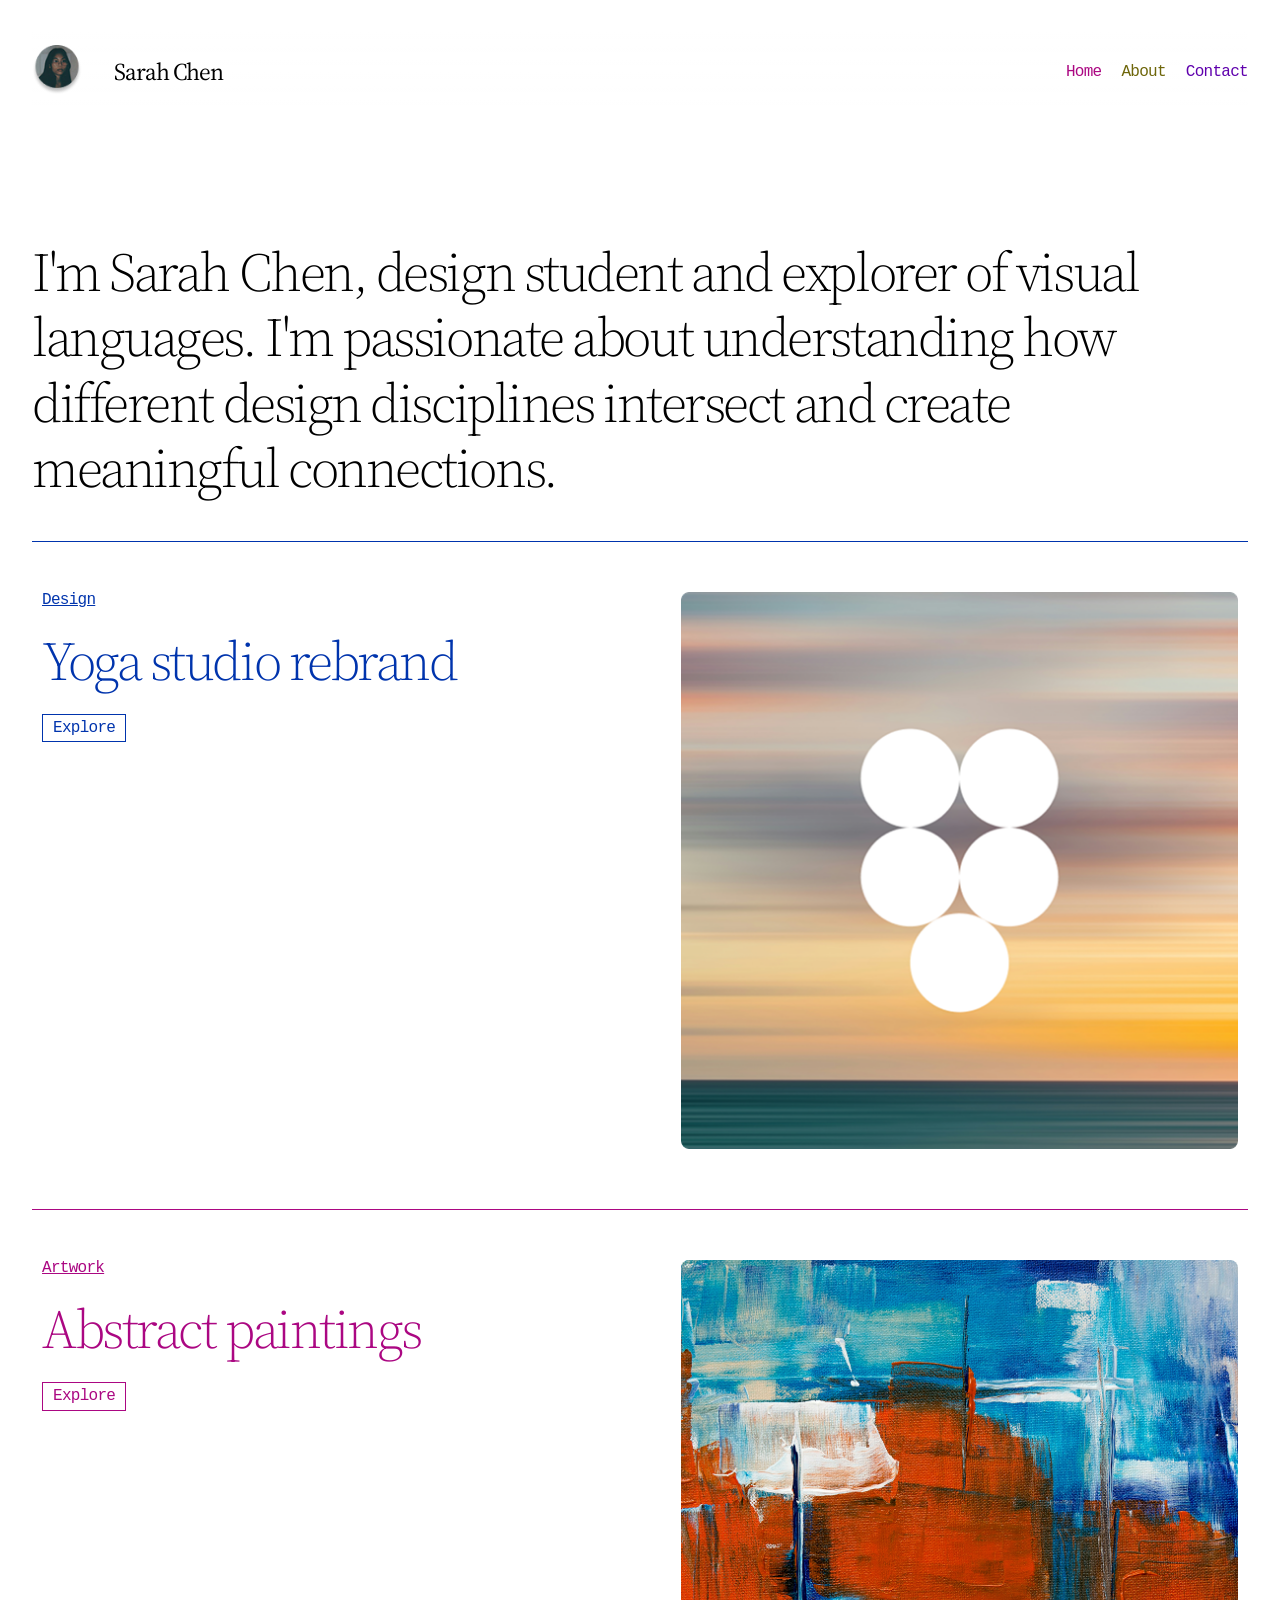
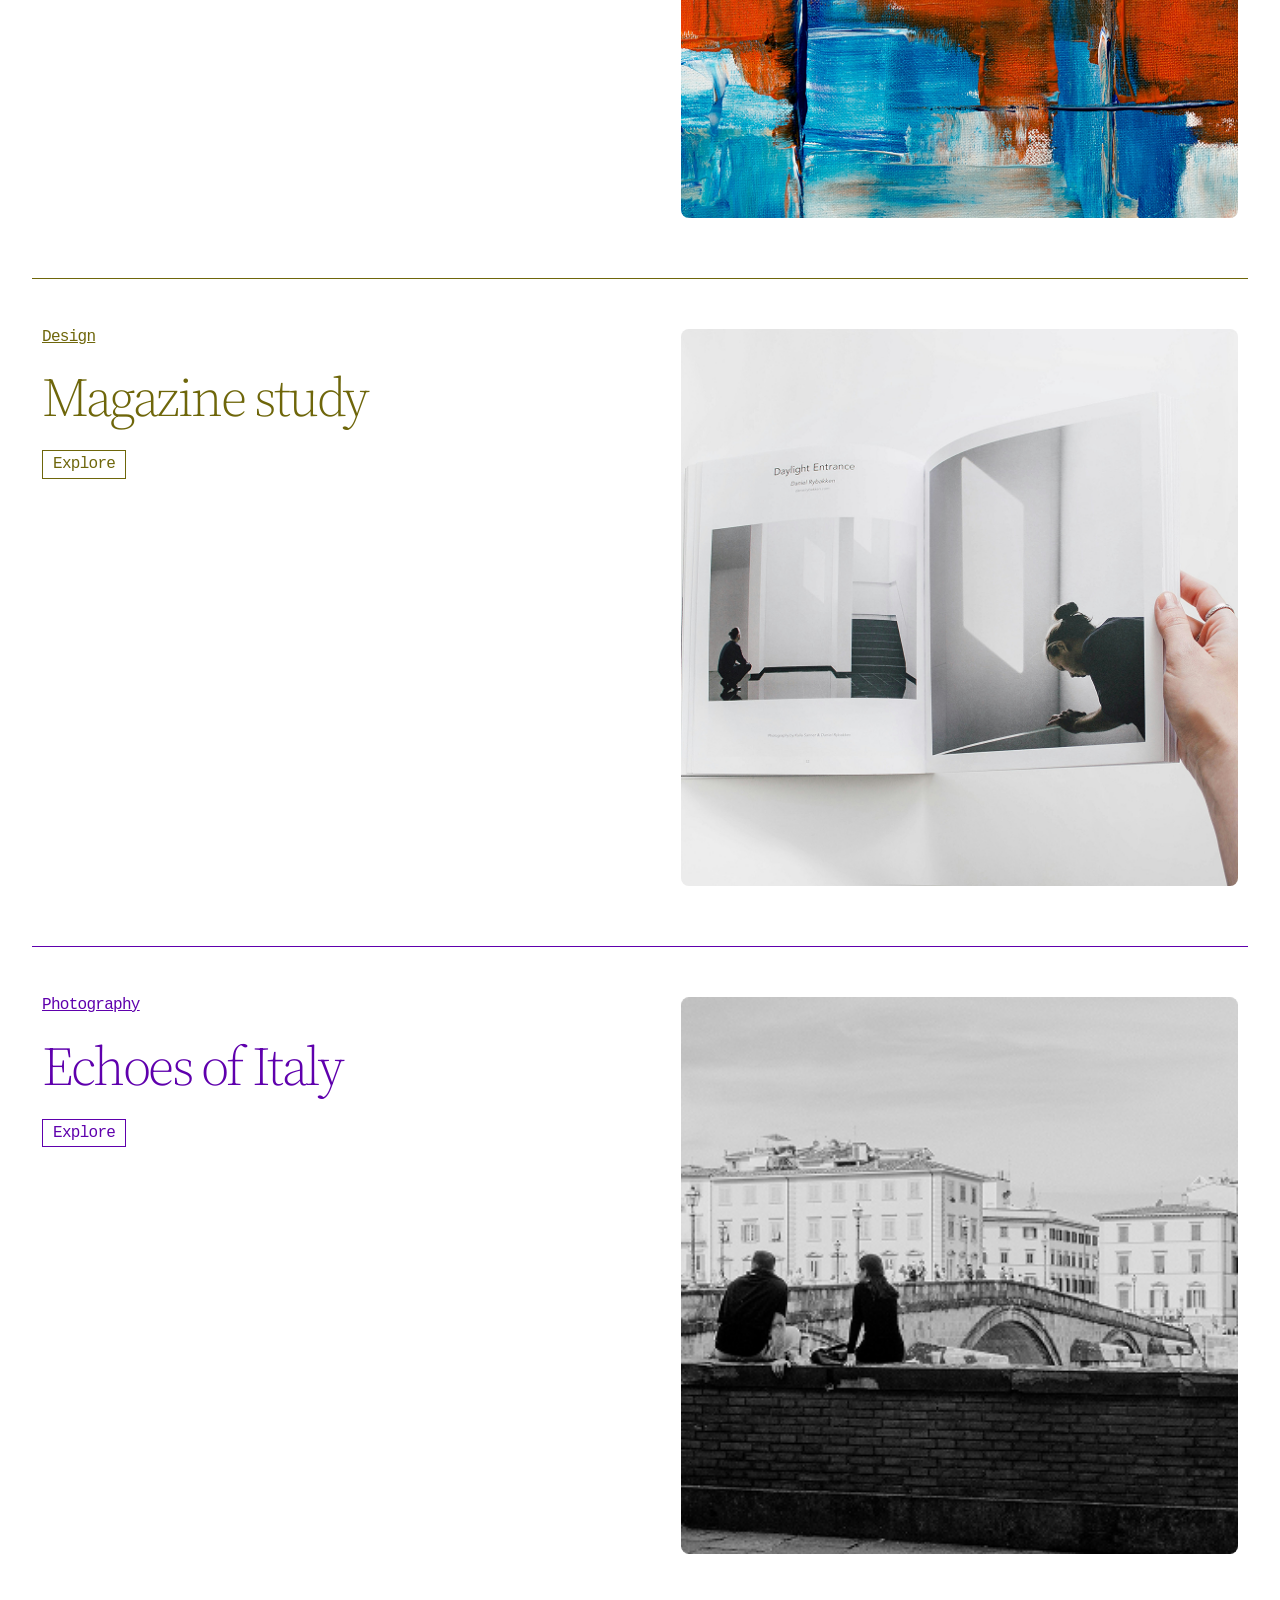
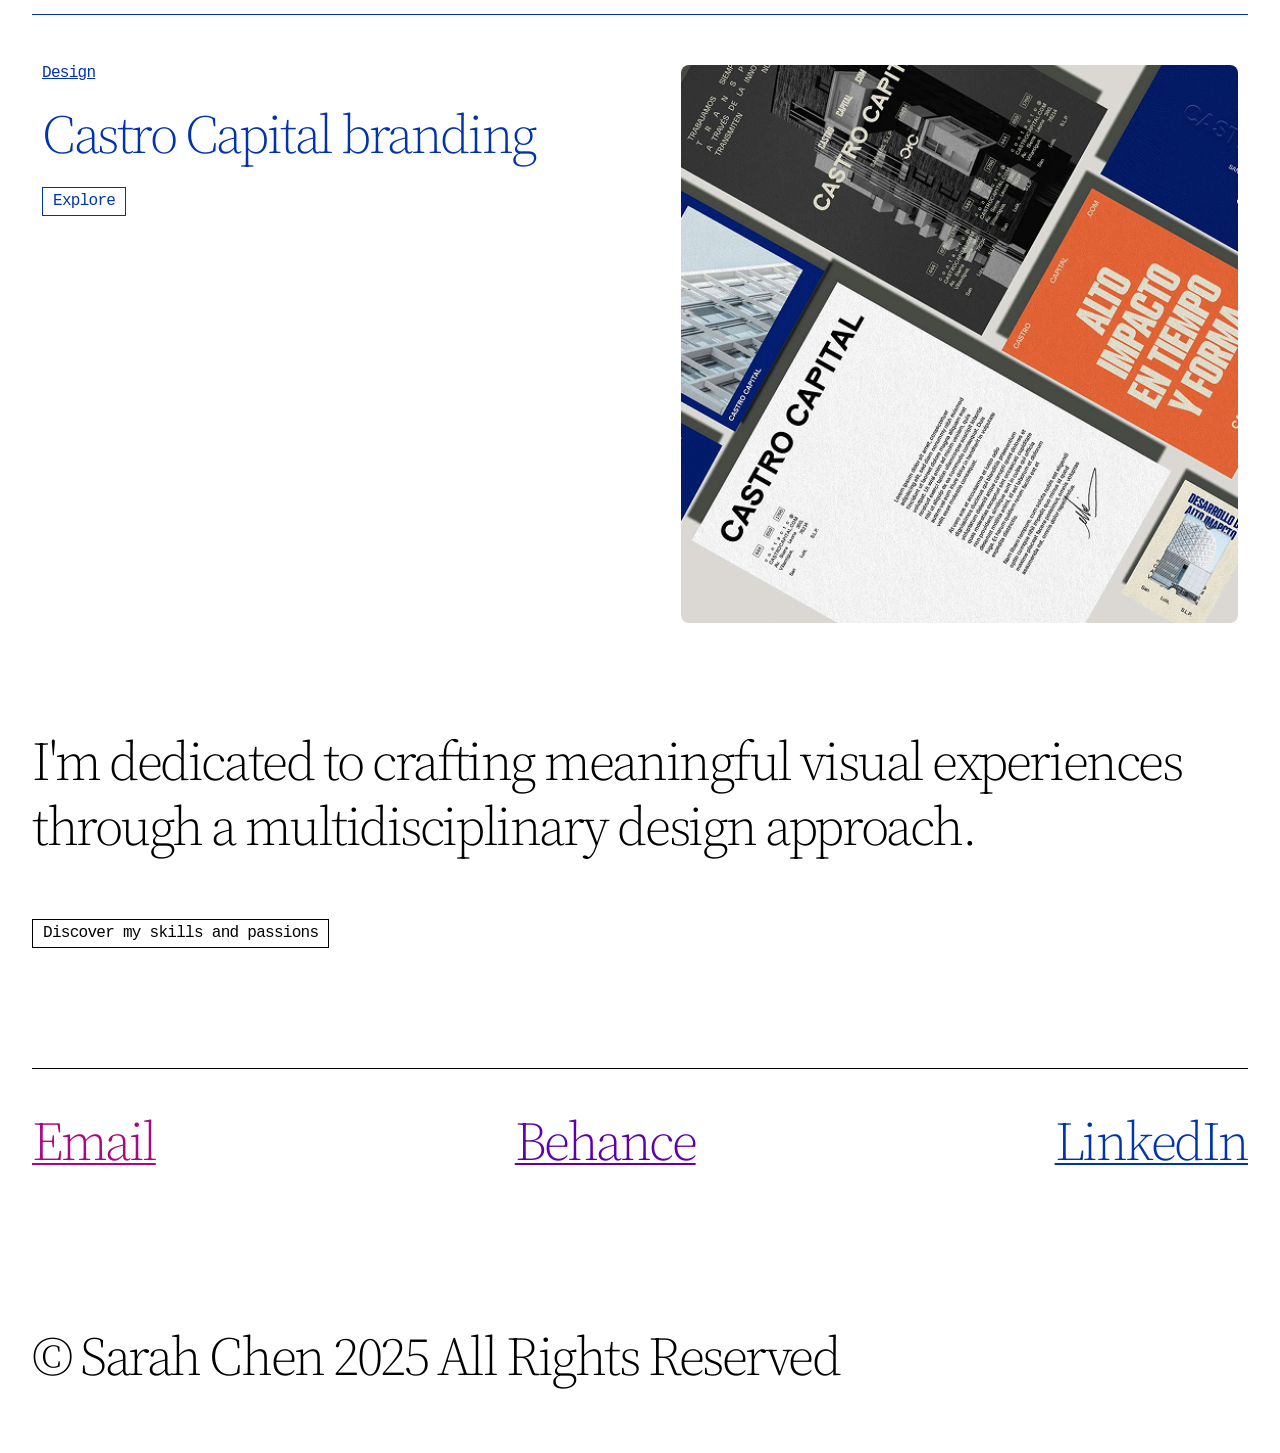
<file: index.html>
<!DOCTYPE html>
<html lang="en">

<head>
    <meta charset="UTF-8">
    <meta name="viewport" content="width=device-width, initial-scale=1.0">
    <title>Sarah Chen</title>
    <link rel="stylesheet" href="./css/style.css">
</head>

<body>
    <div class="container">
        <header>
            <section class="profile">
                <div class="profile__image-container">
                    <img class="profile__image" src="assets/images/sarah-chen.png" alt="Sarah Chen" width="50"
                        height="50">
                </div>
                <h1 class="profile__name">Sarah Chen</h1>
            </section>
            <nav>
                <ul class="links">
                    <li><a href="index.html" class="pink-text">Home</a></li>
                    <li><a href="about.html" class="khaki-text">About</a></li>
                    <li><a href="mailto:email@ejemplo.com" class="purple-text">Contact</a></li>
                </ul>
            </nav>
        </header>
        <main>
            <div class="presentation-text">I'm Sarah Chen, design student and explorer of visual languages. I'm
                passionate about understanding how
                different design disciplines intersect and create meaningful connections.</div>
            <section class="projects blue-text">
                <article class="projects__item top-line blue-text">

                    <div class="item__text">
                        <h3 class="item__category">Design</h3>
                        <h2 class="item__title">Yoga studio rebrand</h2>
                        <a href="project.html" class="project-link blue-text">Explore</a>
                    </div>
                    <img class="item__image" src="assets/images/yoga.png" alt="Yoga studio rebrand">
                </article>
                <article class="projects__item top-line pink-text">
                    <div class="item__text">
                        <h3 class="item__category">Artwork</h3>
                        <h2 class="item__title">Abstract paintings</h2>
                        <a href="project.html" class="project-link pink-text">Explore</a>
                    </div>
                    <img class="item__image" src="assets/images/abstract.png" alt="Abstract paintings">
                </article>
                <article class="projects__item top-line khaki-text">
                    <div class="item__text">
                        <h3 class="item__category">Design</h3>
                        <h2 class="item__title">Magazine study</h2>
                        <a href="project.html" class="project-link khaki-text">Explore</a>
                    </div>
                    <img class="item__image" src="assets/images/magazine.png" alt="Magazine study">
                </article>
                <article class="projects__item top-line purple-text">
                    <div class="item__text">
                        <h3 class="item__category">Photography</h3>
                        <h2 class="item__title">Echoes of Italy</h2>
                        <a href="project.html" class="project-link purple-text">Explore</a>
                    </div>
                    <img class="item__image" src="assets/images/echoes.png" alt="Echoes of Italy">
                </article>
                <article class="projects__item top-line blue-text">
                    <div class="item__text">
                        <h3 class="item__category">Design</h3>
                        <h2 class="item__title">Castro Capital branding</h2>
                        <a href="project.html" class="project-link blue-text">Explore</a>
                    </div>
                    <img class="item__image" src="assets/images/castro.png" alt="Castro Capital branding">
                </article>
            </section>
            <section>
                <div class="skills-statement">I'm dedicated to crafting meaningful visual experiences through a
                    multidisciplinary design approach.
                </div>
                <a href="about.html" class="project-link">Discover my skills and passions</a>
            </section>
        </main>

        <footer>
            <div class="top-line">
                <ul class="social-links">
                    <li><a class="pink-text" href="mailto:email@ejemplo.com">Email</a></li>
                    <li><a class="purple-text" href="https://www.behance.net">Behance</a></li>
                    <li><a class="blue-text" href="https://www.linkedin.com">LinkedIn</a></li>
                </ul>
            </div>
            <div class="footer-copyright">&#169; Sarah Chen 2025 All Rights Reserved</div>
        </footer>
    </div>
</body>

</html>
</file>
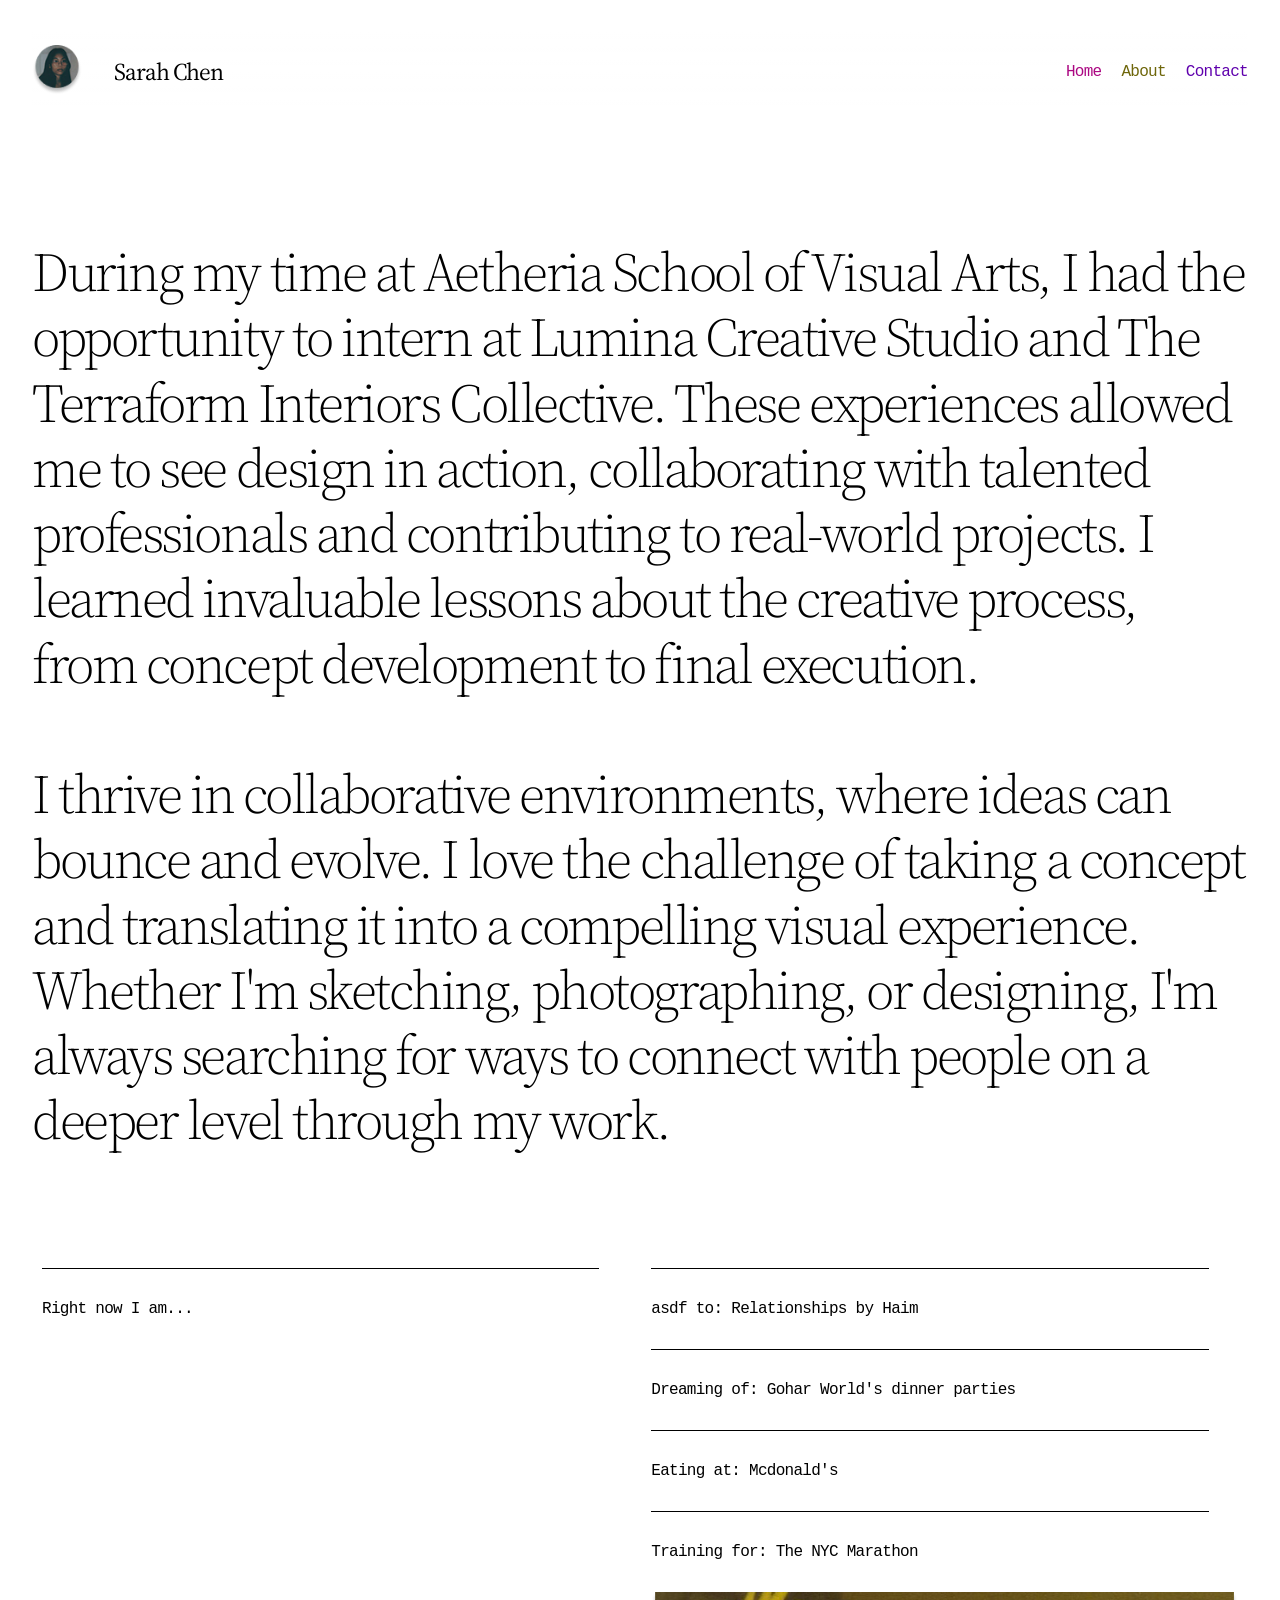
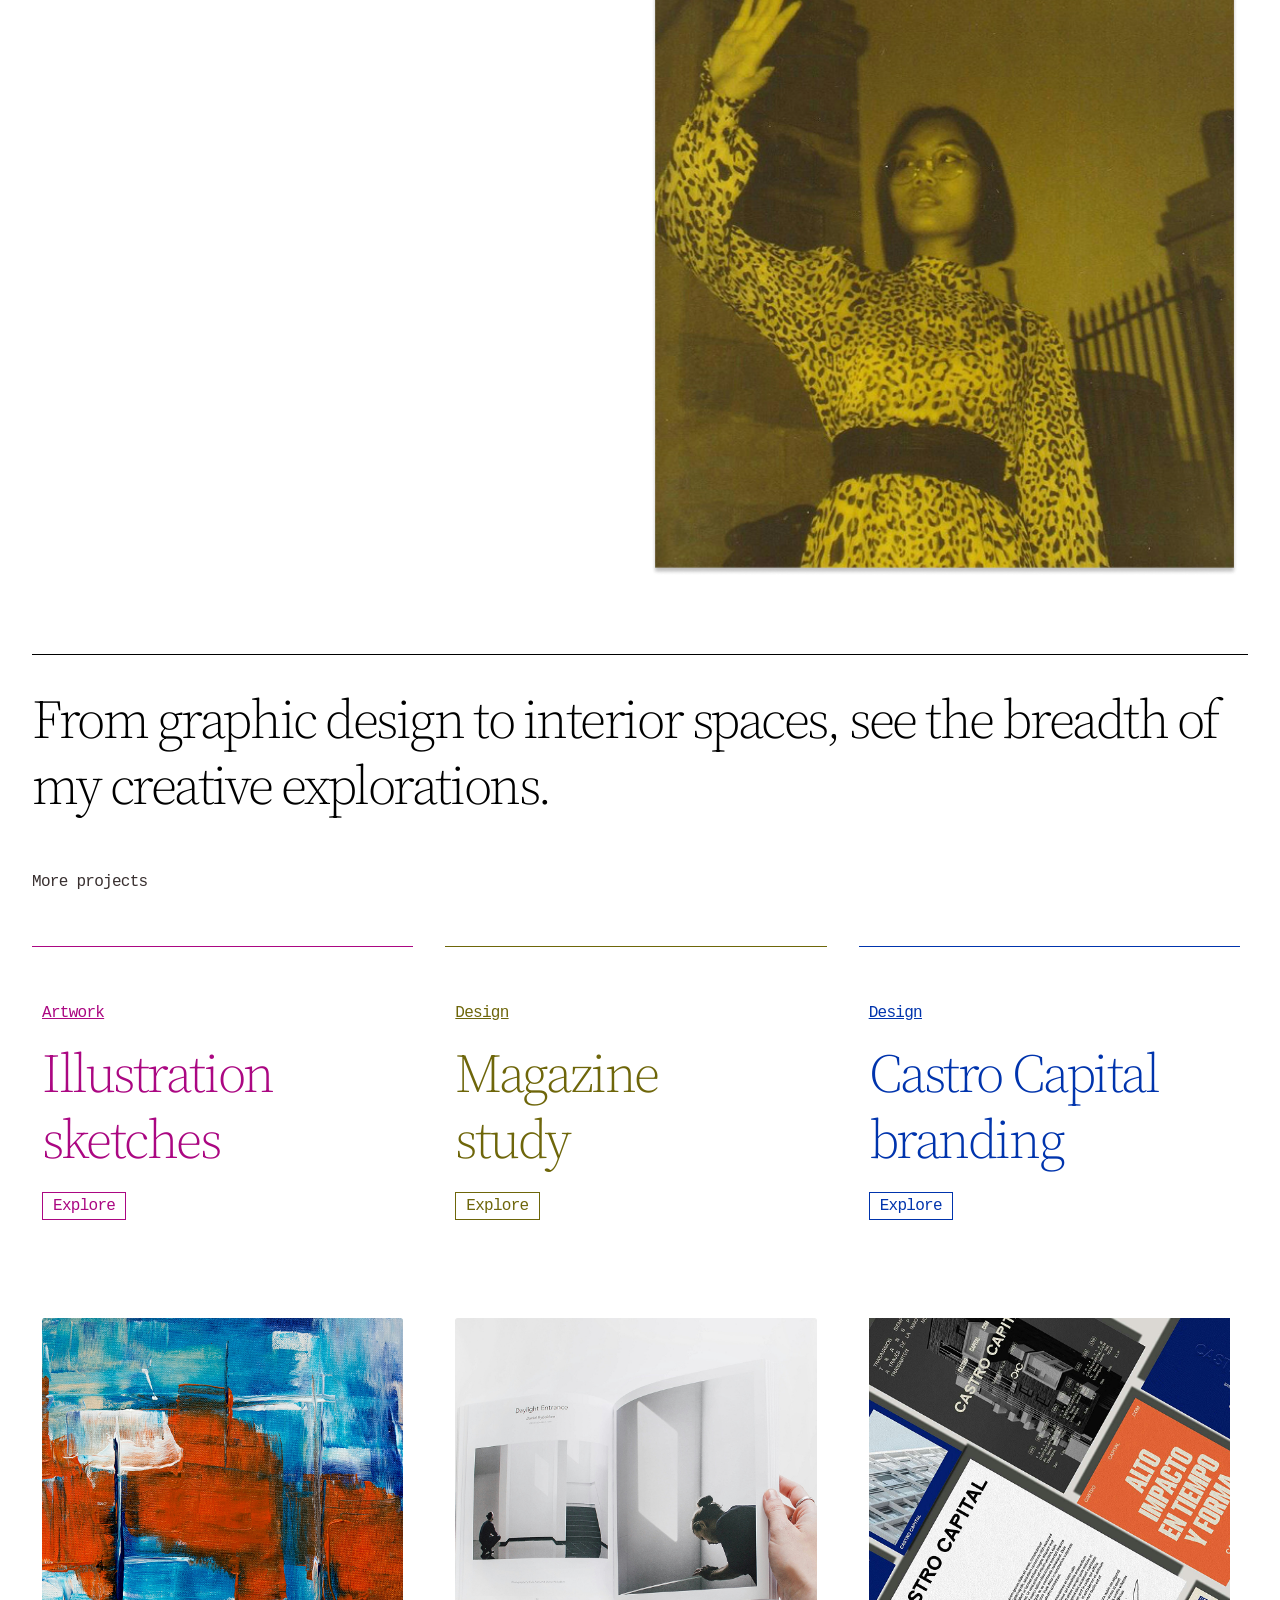
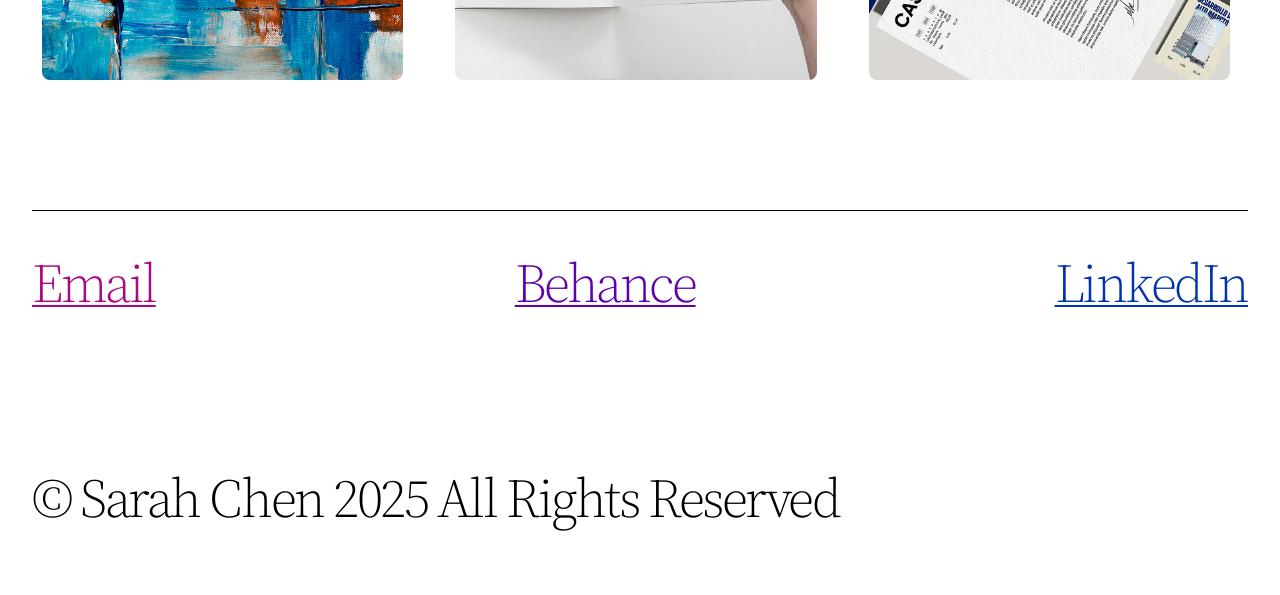
<file: about.html>
<!DOCTYPE html>
<html lang="en">

<head>
    <meta charset="UTF-8">
    <meta name="viewport" content="width=device-width, initial-scale=1.0">
    <title>About Sarah Chen</title>
    <link rel="stylesheet" href="./css/style.css">
    <style>
        .linked-text {
            color: rgb(56, 47, 47);
            line-height: 8rem;
        }

        .skills-statement {
            margin-top: 2rem;
            margin-bottom: 0;
        }

        .item__text {
            padding: 3rem 0;
            max-width: 20rem;
        }

        img {
            max-width: 100%;
            height: auto;
        }

        .articles-grid {
            display: flex;
            flex-direction: column;
            gap: 2rem;
        }

        .status {
            display: flex;
            flex-direction: column;
            gap: 2rem;
            justify-content: space-between;
            padding-bottom: 4rem;
            padding-top: 4rem;
        }

        .status__description {
            border-top: 1px solid black;
            line-height: 5rem;
            width: 100%;
        }

        .article__item {
            display: flex;
            flex-direction: column;
        }

        .item__image--smaller {

            align-self: center;
            max-width: 100%;
            height: auto;
            border-radius: 8px;
            padding-top: 50px;

            transition: 1s ease;
        }

        .item__image--smaller:hover {
            transform: scale(1.02);
            opacity: 0.7;
        }

        @media(min-width: 768px) {

            .item__image--smaller {
                width: 361.33px;
            }

            .article__item {
                flex-direction: row;
                justify-content: space-between;
            }

            .linked-text {
                text-decoration: none;
            }

        }

        @media (min-width: 1200px) {
            .articles-grid {
                flex-direction: row;
            }

            .article__item {
                flex-direction: column;
            }

            .status {
                flex-direction: row;
            }

            .status__description {
                width: 557.33px;
            }
        }
    </style>
</head>

<body>
    <div class="container">
        <header>
            <section class="profile">
                <div class="profile__image-container">
                    <img class="profile__image" src="assets/images/sarah-chen.png" alt="Sarah Chen" width="50"
                        height="50">
                </div>
                <h1 class="profile__name">Sarah Chen</h1>
            </section>
            <nav>
                <ul class="links">
                    <li><a href="index.html" class="pink-text">Home</a></li>
                    <li><a href="about.html" class="khaki-text">About</a></li>
                    <li><a href="mailto:email@ejemplo.com" class="purple-text">Contact</a></li>
                </ul>
            </nav>
        </header>
        <main>
            <div class="presentation-text">
                <p>During my time at Aetheria School of Visual Arts, I had the opportunity to intern at Lumina Creative
                    Studio
                    and The Terraform Interiors Collective. These experiences allowed me to see design in action,
                    collaborating
                    with talented professionals and contributing to real-world projects. I learned invaluable lessons
                    about the
                    creative process, from concept development to final execution.</p>
                <br>
                <p>I thrive in collaborative environments, where ideas can bounce and evolve. I love the challenge of
                    taking a
                    concept and translating it into a compelling visual experience. Whether I'm sketching,
                    photographing, or
                    designing, I'm always searching for ways to connect with people on a deeper level through my work.
                </p>
            </div>
            <section class="status">

                <article>
                    <div class="status__description">
                        Right now I am...
                    </div>
                </article>

                <article>
                    <div class="status__description">
                        asdf to: Relationships by Haim
                    </div>
                    <div class="status__description">
                        Dreaming of: Gohar World's dinner parties
                    </div>
                    <div class="status__description">
                        Eating at: Mcdonald's
                    </div>
                    <div class="status__description">
                        Training for: The NYC Marathon
                    </div>
                    <img src="assets/images/about.png" alt="Yellow Photo" width="1565">
                </article>

            </section>
            <section class="top-line">
                <div class="skills-statement">
                    From graphic design to interior spaces, see the breadth of my creative explorations.
                </div>
                <a class="linked-text" href="project.html">More projects</a>
            </section>
            <section class="articles-grid">
                <article class="article__item top-line pink-text">
                    <div class="item__text">
                        <h3 class="item__category">Artwork</h3>
                        <h2 class="item__title">Illustration sketches</h2>
                        <a href="project.html" class="project-link pink-text">Explore</a>
                    </div>
                    <img class="item__image--smaller" src="assets/images/abstract.png" alt="Abstract paintings">
                </article>
                <article class="article__item top-line khaki-text">
                    <div class="item__text">
                        <h3 class="item__category">Design</h3>
                        <h2 class="item__title">Magazine study</h2>
                        <a href="project.html" class="project-link khaki-text">Explore</a>
                    </div>
                    <img class="item__image--smaller" src="assets/images/magazine.png" alt="Magazine study">
                </article>
                <article class="article__item top-line blue-text">
                    <div class="item__text">
                        <h3 class="item__category">Design</h3>
                        <h2 class="item__title">Castro Capital branding</h2>
                        <a href="project.html" class="project-link blue-text">Explore</a>
                    </div>
                    <img class="item__image--smaller" src="assets/images/castro.png" alt="Castro Capital branding">
                </article>
            </section>
        </main>

        <footer>
            <div class="top-line">
                <ul class="social-links">
                    <li><a class="pink-text" href="mailto:email@ejemplo.com">Email</a></li>
                    <li><a class="purple-text" href="https://www.behance.net">Behance</a></li>
                    <li><a class="blue-text" href="https://www.linkedin.com">LinkedIn</a></li>
                </ul>
            </div>
            <div class="footer-copyright">&#169; Sarah Chen 2025 All Rights Reserved</div>
        </footer>
    </div>
</body>

</html>
</file>
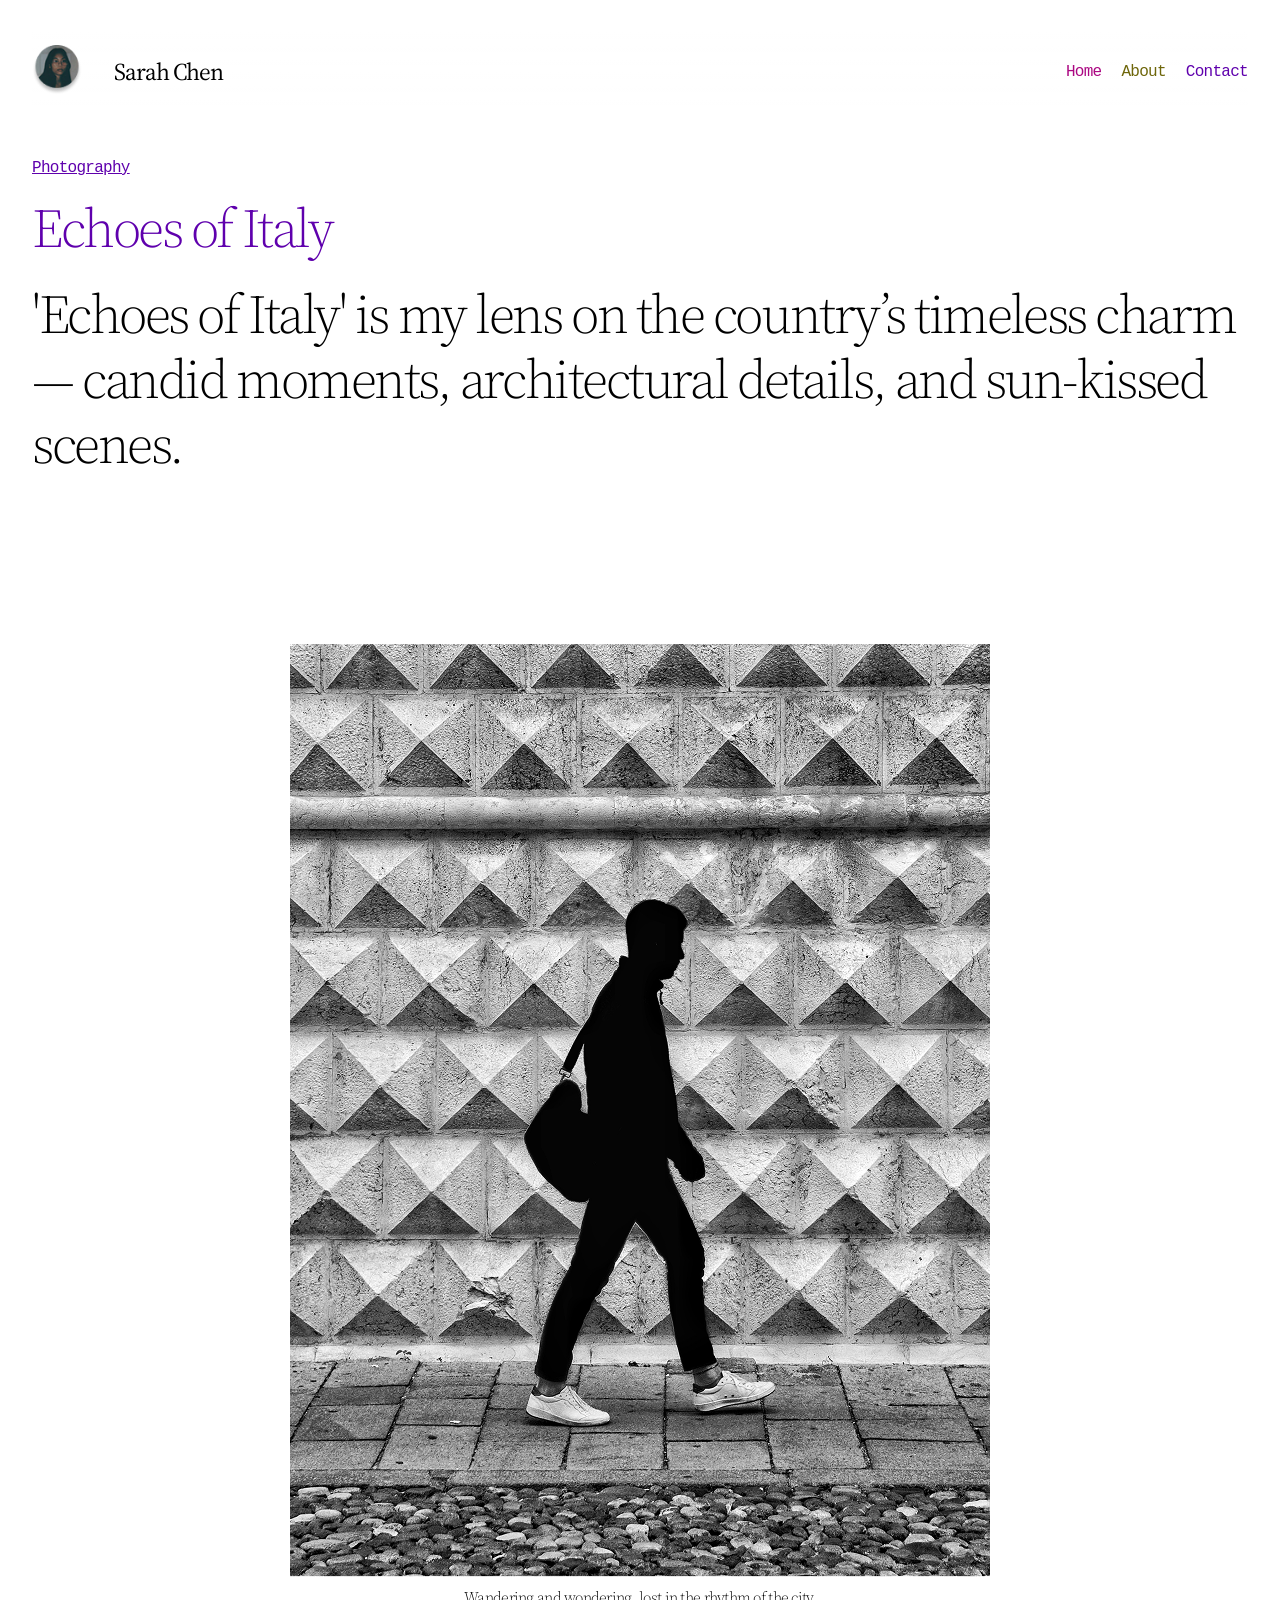
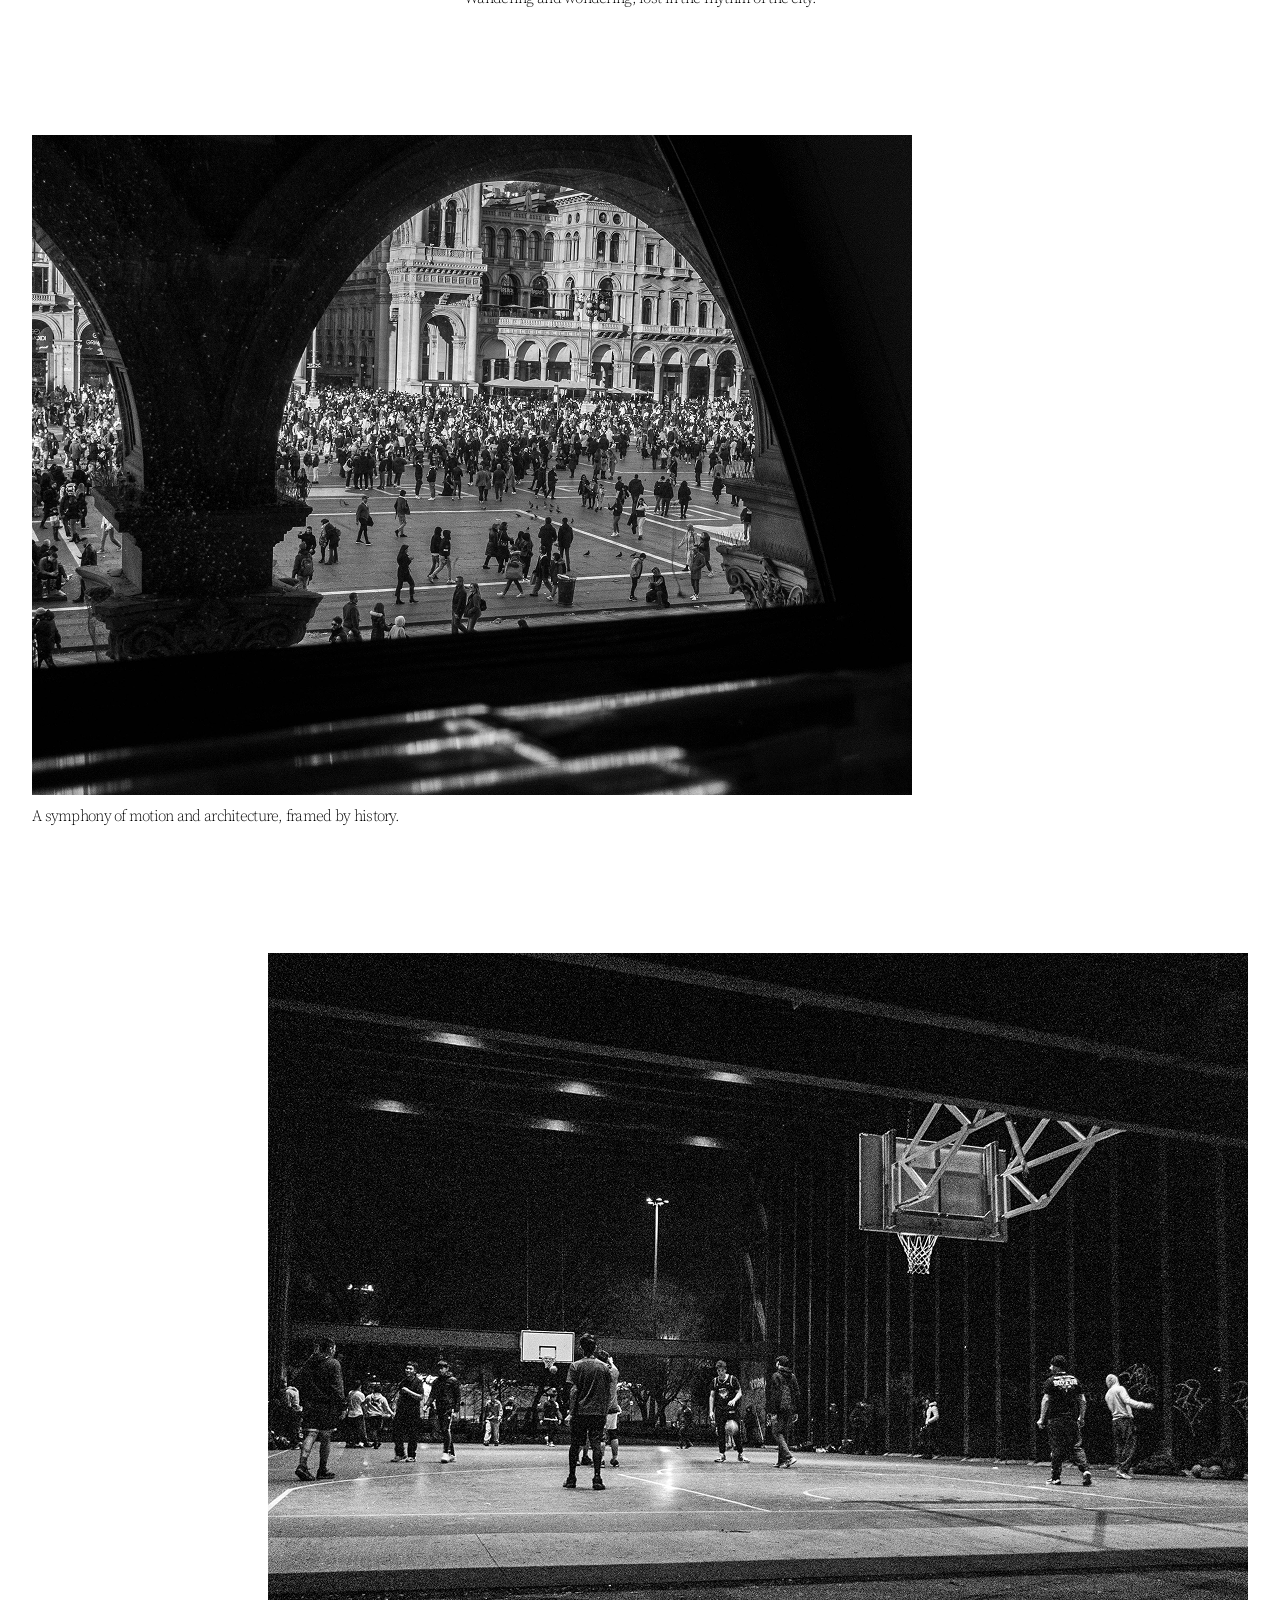
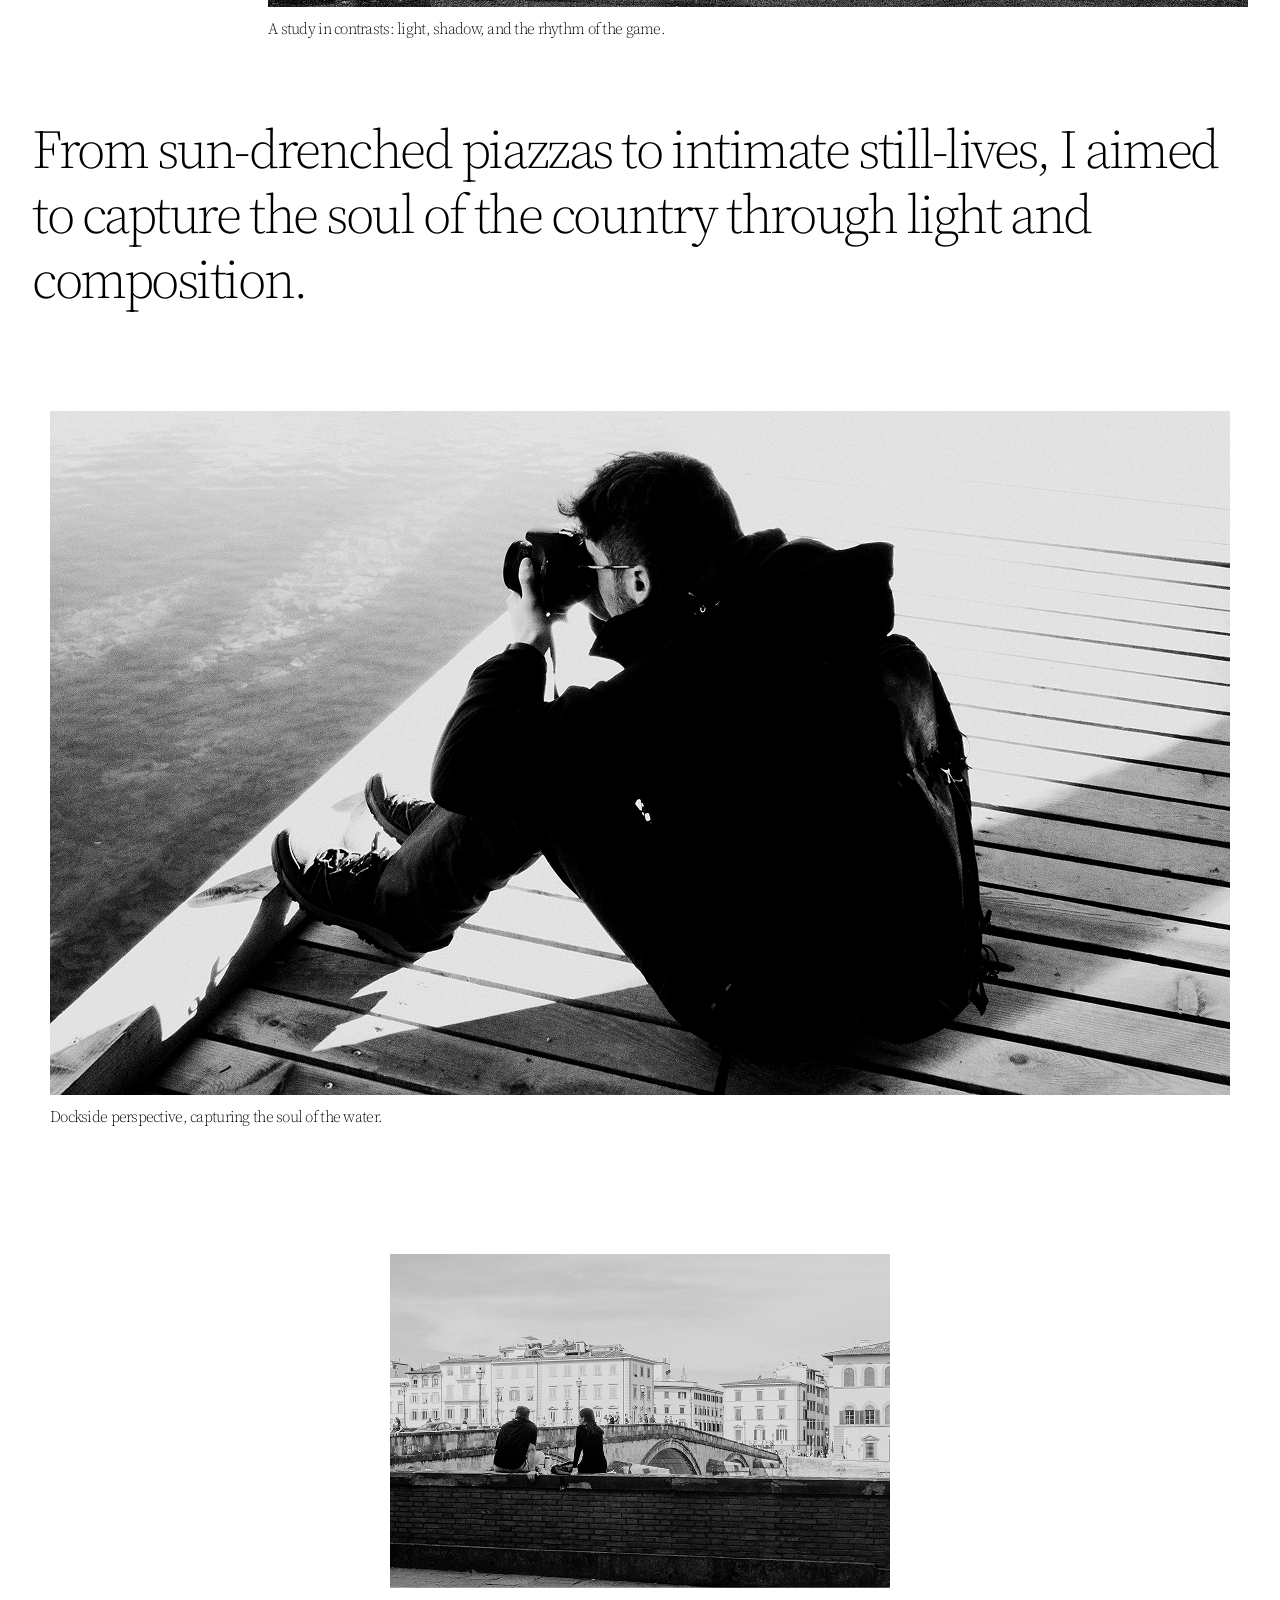
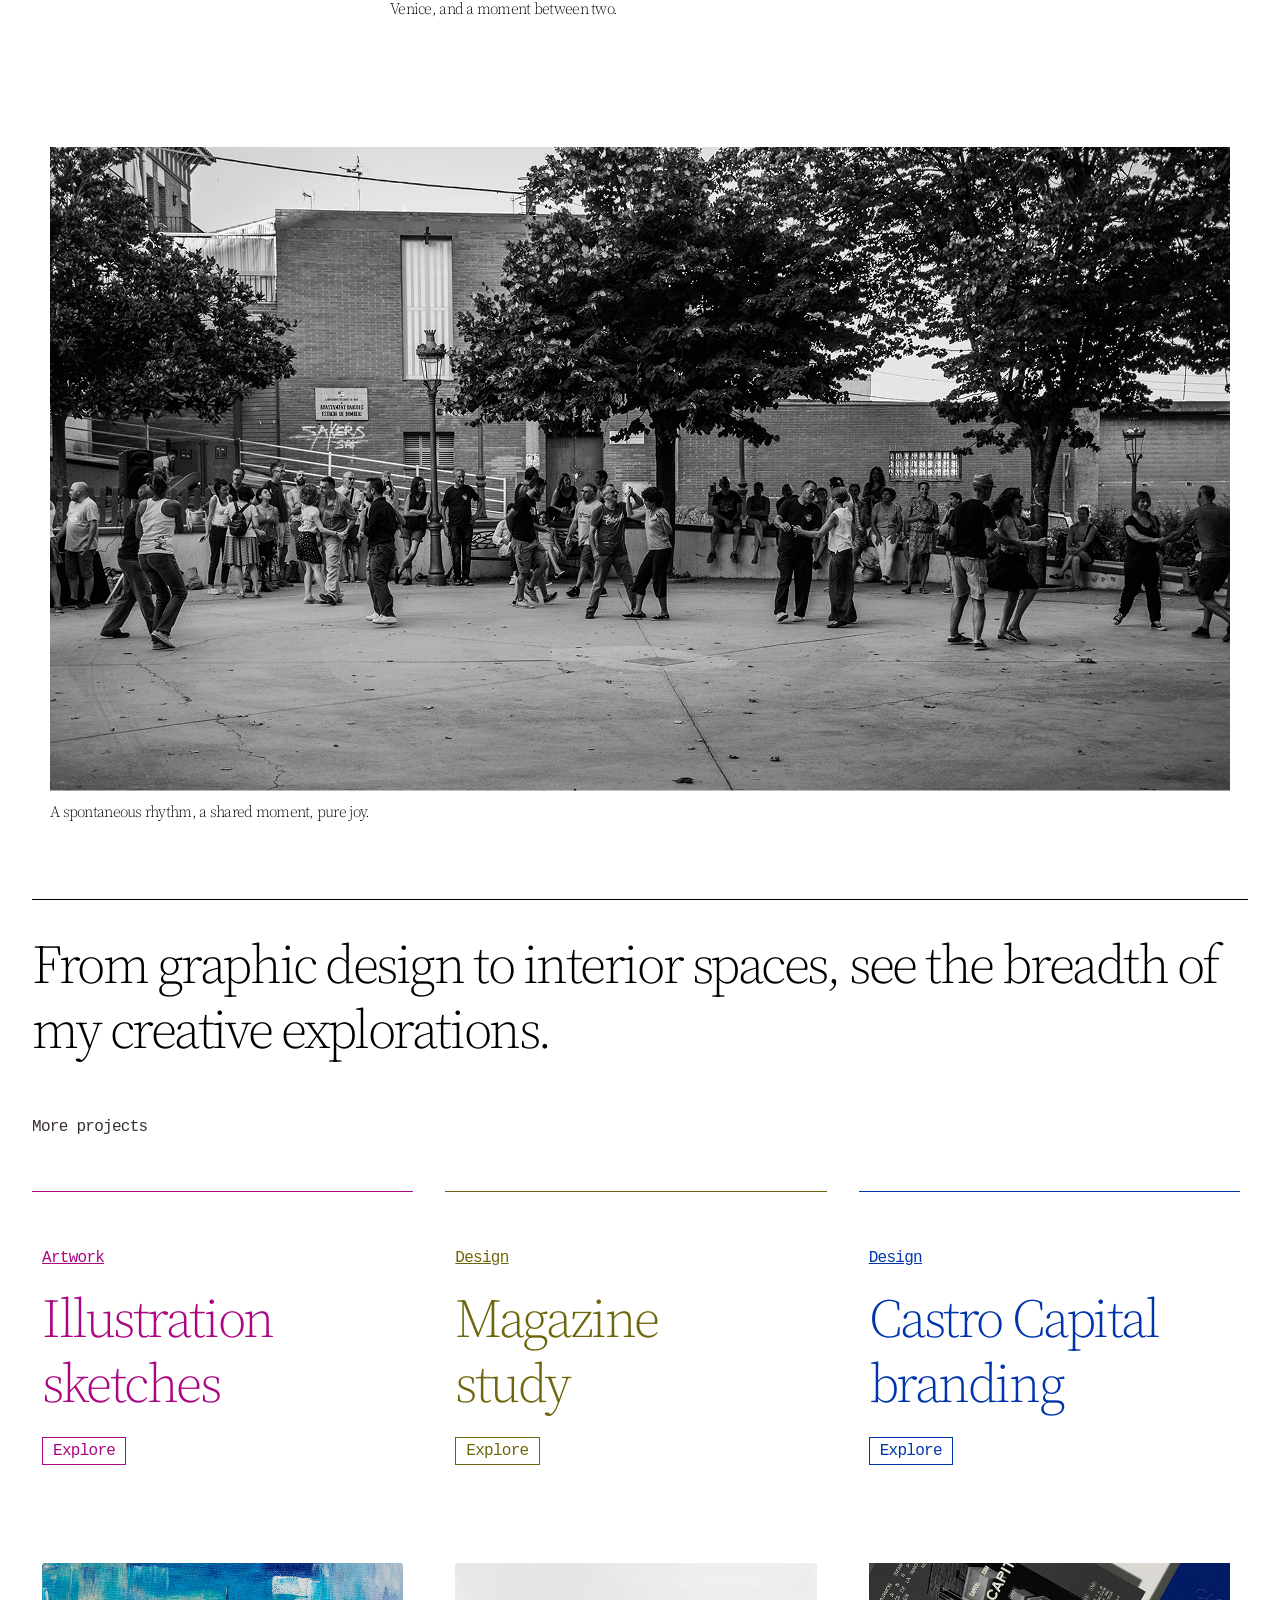
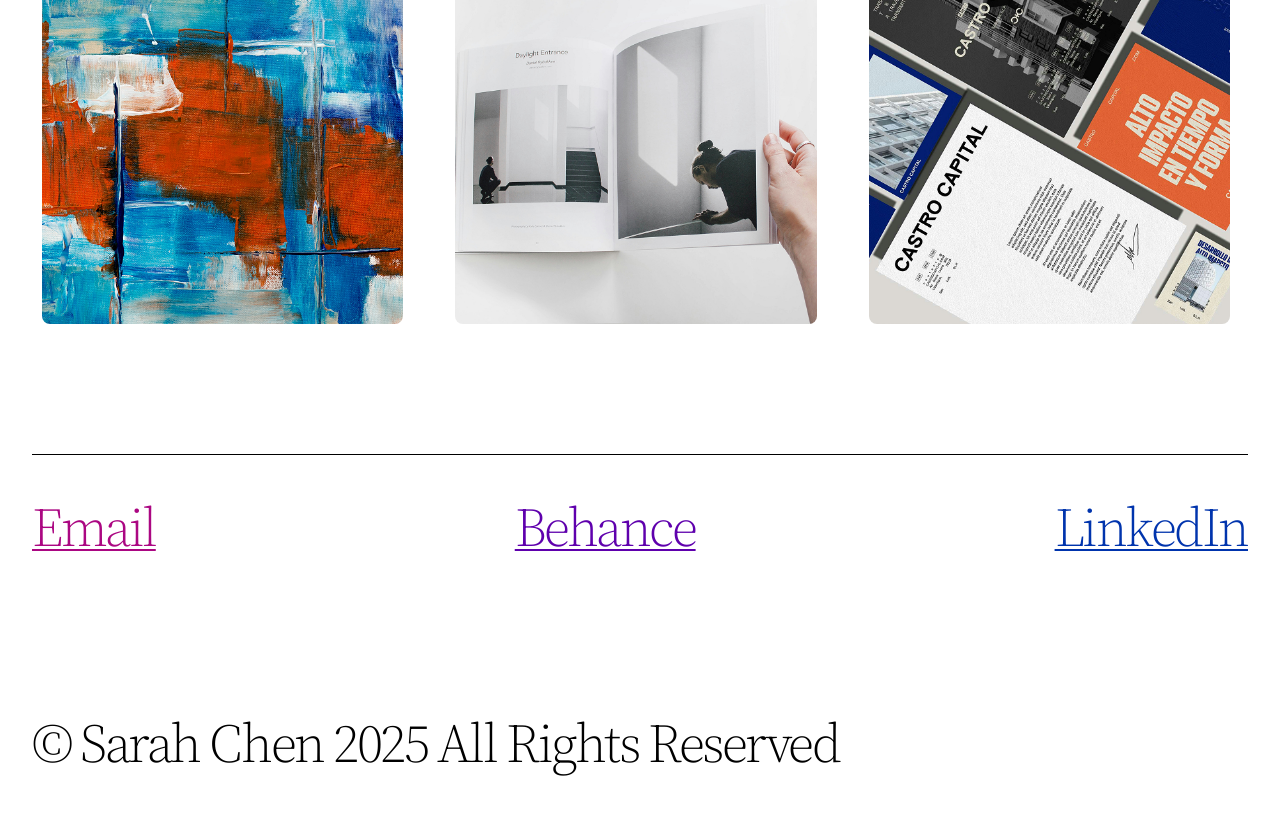
<file: project.html>
<!DOCTYPE html>
<html lang="en">

<head>
    <meta charset="UTF-8">
    <meta name="viewport" content="width=device-width, initial-scale=1.0">
    <title>Project: Echoes of Italy</title>
    <link rel="stylesheet" href="./css/style.css">
    <style>
        .linked-text {
            color: rgb(56, 47, 47);
            line-height: 8rem;
        }

        .skills-statement {
            margin-top: 2rem;
            margin-bottom: 0;
        }

        .item__text {
            padding: 3rem 0;
            max-width: 20rem;
        }

        .item__text--long {
            padding: 3rem 0;
            width: 100%;
        }

        img {
            max-width: 100%;
            height: auto;
        }

        .articles-grid {
            display: flex;
            flex-direction: column;
            gap: 2rem;
        }

        .article__item {
            display: flex;
            flex-direction: column;
        }

        .item__subtitle {
            font-family: var(--font-main);
            font-style: normal;
            font-weight: 300;
            font-size: 1rem;
            line-height: 103%;
            letter-spacing: -0.045em;
        }

        .item__image--bigger {
            max-width: 100%;
            height: auto;
            padding-top: 50px;

            transition: 1s ease;
        }

        .item__image--bigger:hover {
            transform: scale(1.02);
            opacity: 0.7;
        }

        .item__image--smaller {

            align-self: center;
            max-width: 100%;
            height: auto;
            border-radius: 8px;
            padding-top: 50px;

            transition: 1s ease;
        }

        .item__image--smaller:hover {
            transform: scale(1.02);
            opacity: 0.7;
        }

        .photo-block {
            display: flex;
            flex-direction: column;
            width: fit-content;
            max-width: 100%;
            gap: 0.75rem;
            margin-block: 3rem 5rem;
        }

        .photo-block img {
            display: block;
            width: auto;
            max-width: 100%;
            height: auto;
            object-fit: contain;
            transition: transform 0.5s ease, opacity 0.5s ease;
        }

        .photo-block img:hover {
            transform: scale(1.02);
            opacity: 0.7;
        }

        .photo-block--left {
            margin-left: 0;
            margin-right: auto;
        }

        .photo-block--center {
            margin-inline: auto;
        }

        .photo-block--right {
            margin-left: auto;
            margin-right: 0;
        }

        .left-text {
            width: 100%;
        }

        .center-text {
            align-self: center;
        }

        @media(min-width: 768px) {

            .item__image--smaller {
                width: 361.33px;
            }

            .article__item {
                flex-direction: row;
                justify-content: space-between;
            }

            .linked-text {
                text-decoration: none;
            }
        }

        @media (min-width: 1200px) {
            .articles-grid {
                flex-direction: row;
            }

            .article__item {
                flex-direction: column;
            }
        }
    </style>
</head>

<body>
    <div class="container">
        <header>
            <section class="profile">
                <div class="profile__image-container">
                    <img class="profile__image" src="assets/images/sarah-chen.png" alt="Sarah Chen" width="50"
                        height="50">
                </div>
                <h1 class="profile__name">Sarah Chen</h1>
            </section>
            <nav>
                <ul class="links">
                    <li><a href="index.html" class="pink-text">Home</a></li>
                    <li><a href="about.html" class="khaki-text">About</a></li>
                    <li><a href="mailto:email@ejemplo.com" class="purple-text">Contact</a></li>
                </ul>
            </nav>
        </header>

        <main>
            <section class="photography-section">
                <div class="item__text--long">
                    <div class="purple-text">
                        <h3 class="item__category">Photography</h3>
                        <h1 class="item__title">Echoes of Italy</h1>
                    </div>
                    <div class="item__title">'Echoes of Italy' is my lens on the country’s timeless charm — candid
                        moments, architectural details, and sun-kissed scenes. </div>
                </div>
                <div class="photo-block photo-block--center">
                    <img class="item__image--bigger" src="assets/images/wandering.png" alt="Wandering Man">
                    <p class="center-text item__subtitle">Wandering and wondering, lost in the rhythm of the city.</p>
                </div>
                <div class="photo-block photo-block--left">
                    <img class="item__image--bigger" src="assets/images/architecture.png" alt="Architecture Photo">
                    <p class="left-text item__subtitle">A symphony of motion and architecture, framed by history.</p>
                </div>
                <div class="photo-block photo-block--right">
                    <img class="item__image--bigger" src="assets/images/basketball.png" alt="Contrast Basketball Study">
                    <p class="left-text item__subtitle">A study in contrasts: light, shadow, and the rhythm of the game.
                    </p>
                </div>

                <div class="item__title">From sun-drenched piazzas to intimate still-lives, I aimed to capture the soul
                    of the country through light and composition.</div>

                <div class="photo-block photo-block--center">
                    <img class="item__image--bigger" src="assets/images/photographer.png" alt="Photographer Man">
                    <p class="left-text item__subtitle">Dockside perspective, capturing the soul of the water.</p>
                </div>
                <div class="photo-block photo-block--center">
                    <img class="item__image--bigger" src="assets/images/venice.png" alt="Venice Couple">
                    <p class="left-text item__subtitle">Venice, and a moment between two.</p>
                </div>
                <div class="photo-block photo-block--center">
                    <img class="item__image--bigger" src="assets/images/rhythm.png" alt="Spontaneous Rhythm">
                    <p class="left-text item__subtitle">A spontaneous rhythm, a shared moment, pure joy.</p>
                </div>
            </section>


            <section class="top-line">
                <div class="skills-statement">
                    From graphic design to interior spaces, see the breadth of my creative explorations.
                </div>
                <a class="linked-text" href="project.html">More projects</a>
            </section>
            <section class="articles-grid">
                <article class="article__item top-line pink-text">
                    <div class="item__text">
                        <h3 class="item__category">Artwork</h3>
                        <h2 class="item__title">Illustration sketches</h2>
                        <a href="project.html" class="project-link pink-text">Explore</a>
                    </div>
                    <img class="item__image--smaller" src="assets/images/abstract.png" alt="Abstract paintings">
                </article>
                <article class="article__item top-line khaki-text">
                    <div class="item__text">
                        <h3 class="item__category">Design</h3>
                        <h2 class="item__title">Magazine study</h2>
                        <a href="project.html" class="project-link khaki-text">Explore</a>
                    </div>
                    <img class="item__image--smaller" src="assets/images/magazine.png" alt="Magazine study">
                </article>
                <article class="article__item top-line blue-text">
                    <div class="item__text">
                        <h3 class="item__category">Design</h3>
                        <h2 class="item__title">Castro Capital branding</h2>
                        <a href="project.html" class="project-link blue-text">Explore</a>
                    </div>
                    <img class="item__image--smaller" src="assets/images/castro.png" alt="Castro Capital branding">
                </article>
            </section>
        </main>

        <footer>
            <div class="top-line">
                <ul class="social-links">
                    <li><a class="pink-text" href="mailto:email@ejemplo.com">Email</a></li>
                    <li><a class="purple-text" href="https://www.behance.net">Behance</a></li>
                    <li><a class="blue-text" href="https://www.linkedin.com">LinkedIn</a></li>
                </ul>
            </div>
            <div class="footer-copyright">&#169; Sarah Chen 2025 All Rights Reserved</div>
        </footer>
    </div>
</body>

</html>
</file>
<file: css/style.css>
@font-face {
    font-family: 'Source Serif 4';
    src: url('../assets/fonts/SourceSerif4/static/SourceSerif4_36pt-Light.ttf') format('truetype');
    font-weight: 300;
    font-style: normal;
    font-display: swap;
}

@font-face {
    font-family: 'Source Serif 4';
    src: url('../assets/fonts/SourceSerif4/static/SourceSerif4_36pt-Regular.ttf') format('truetype');
    font-weight: 400;
    font-style: normal;
    font-display: swap;
}

@font-face {
    font-family: 'Source Serif 4';
    src: url('../assets/fonts/SourceSerif4/static/SourceSerif4_36pt-Medium.ttf') format('truetype');
    font-weight: 500;
    font-style: normal;
    font-display: swap;
}

@font-face {
    font-family: 'Source Serif 4';
    src: url('../assets/fonts/SourceSerif4/static/SourceSerif4_36pt-SemiBold.ttf') format('truetype');
    font-weight: 600;
    font-style: normal;
    font-display: swap;
}

@font-face {
    font-family: 'Source Serif 4';
    src: url('../assets/fonts/SourceSerif4/static/SourceSerif4_36pt-Bold.ttf') format('truetype');
    font-weight: 700;
    font-style: normal;
    font-display: swap;
}

@font-face {
    font-family: 'Source Serif 4';
    src: url('../assets/fonts/SourceSerif4/static/SourceSerif4_36pt-ExtraBold.ttf') format('truetype');
    font-weight: 800;
    font-style: normal;
    font-display: swap;
}

:root {
    --font-main: "Source Serif 4", serif;
    --font-secondary: "Source Code Pro", monospace;

    --color-blue: #0034AD;
    --color-pink: #AB0782;
    --color-khaki: #6E660A;
    --color-purple: #5F00AD;
}

* {
    margin: 0;
    padding: 0;
    box-sizing: border-box;
}

.container {
    position: relative;
    margin: 3.125rem auto;
    padding-inline: 2rem;
    width: 100%;
    max-width: 80rem;
}

header {
    background: linear-gradient(to bottom,
            rgba(255, 255, 255, 0.65),
            rgba(255, 255, 255, 0));

    position: relative;
    top: 0;
    height: 80px;
    width: 100%;
    max-width: 80rem;
    z-index: 1000;

    display: flex;
    flex-direction: row;
    justify-content: space-between;
    align-items: center;
}

.profile {
    display: flex;
    flex-direction: column-reverse;
    align-items: flex-start;
    gap: 1rem;
}


main {
    margin-bottom: 120px;
    display: flex;
    flex-direction: column;
}

.profile__name {
    font-family: var(--font-main);
}

.links,
.item__category,
.project-link,
.status__description,
.linked-text {
    font-family: var(--font-secondary);
    font-style: normal;
    font-weight: 400;
    font-size: 1rem;
    line-height: 103%;
    letter-spacing: -0.045em;
}

.item__title,
.presentation-text,
.skills-statement,
.social-links,
.footer-copyright {
    font-family: var(--font-main);
    font-style: normal;
    font-weight: 300;
    font-size: 3.4rem;
    line-height: 120%;
    letter-spacing: -0.045em;
    margin: 20px 0;
}

.presentation-text {
    margin-bottom: 40px;
    margin-top: 8rem;
}

.skills-statement {
    margin-bottom: 60px;
    margin-top: 6rem;
}


.profile__name {
    font-style: normal;
    font-weight: 400;
    font-size: 1.5rem;
    line-height: 152%;
    letter-spacing: -0.045em;
}



.links, .social-links {
    display: flex;
    flex-direction: column;
    align-items: flex-end;
    gap: 20px;
    list-style: none;
}

.links a {
    text-decoration: none;
}

.social-links a {
    text-decoration: underline 2px;
    text-underline-offset: 3px;
}

.social-links {
    justify-content: space-between;
    align-items: flex-start;
    margin: 40px 0 150px 0;
}

article {
    padding: 10px;
    position: relative;
    height: auto;
}

.projects {
    display: flex;
    flex-direction: column;
    gap: 50px;
}

.projects__item {
    display: flex;
    flex-direction: column;
    justify-content: space-between;
    padding-top: 50px;
}

.item__image {
    align-self: center;
    width: 100%;
    max-width: 557.33px;
    height: auto;
    border-radius: 8px;
    padding-top: 50px;

    transition: 1s ease;
}

.item__image:hover {
    transform: scale(1.02);
    opacity: 0.7;
}

.item__category {
    text-decoration: underline;
}

.project-link{
    display: inline-block;
    background-color: transparent;
    transition: transform 0.2s cubic-bezier(0.34, 2, 0.64, 1), background-color 0.3s ease, color 0.3s ease;
    padding: 5px 10px;
    border: 1.5px solid currentColor;
    text-decoration: none;
    color: black;
}

.project-link:hover{
    transform: scale(1.05);
    background-color: black;
    color: white;
}

.top-line {
    border-top: 1px solid currentColor;
}

.blue-text {
    color: var(--color-blue);
}

.pink-text {
    color: var(--color-pink);
}

.purple-text {
    color: var(--color-purple);
}

.khaki-text {
    color: var(--color-khaki);
}


@media (min-width: 768px) {
    .container {
        margin: 4rem auto;
        margin-top: 2rem;
    }

    .links,
    .social-links {
        flex-direction: row;
        align-items: center;
    }

    header {
        position: sticky;
    }

    .projects__item {
        display: flex;
        flex-direction: row;
        justify-content: space-between;
        padding-top: 50px;
    }

    .profile {
        display: flex;
        flex-direction: row;
        align-items: center;
        gap: 2rem;
    }

    .item__text {
        padding-right: 2rem;
    }

    .item__image {
        width: 565px;
        padding-top: 0px;
        align-self: flex-end;
    }

    .profile__image-container {
        transform-origin: 50% 40%;
        animation: rotar linear;
        animation-timeline: scroll();

    }

    @keyframes rotar {
        from {
            transform: rotate(0deg);
        }

        to {
            transform: rotate(360deg);
        }
    }

    .profile__image {
        transition: transform 0.2s cubic-bezier(0.34, 2, 0.64, 1); /* efecto muelle/rebote */
    }

    .profile__image:hover {
        transform: rotate(-30deg);
    }
}
</file>
